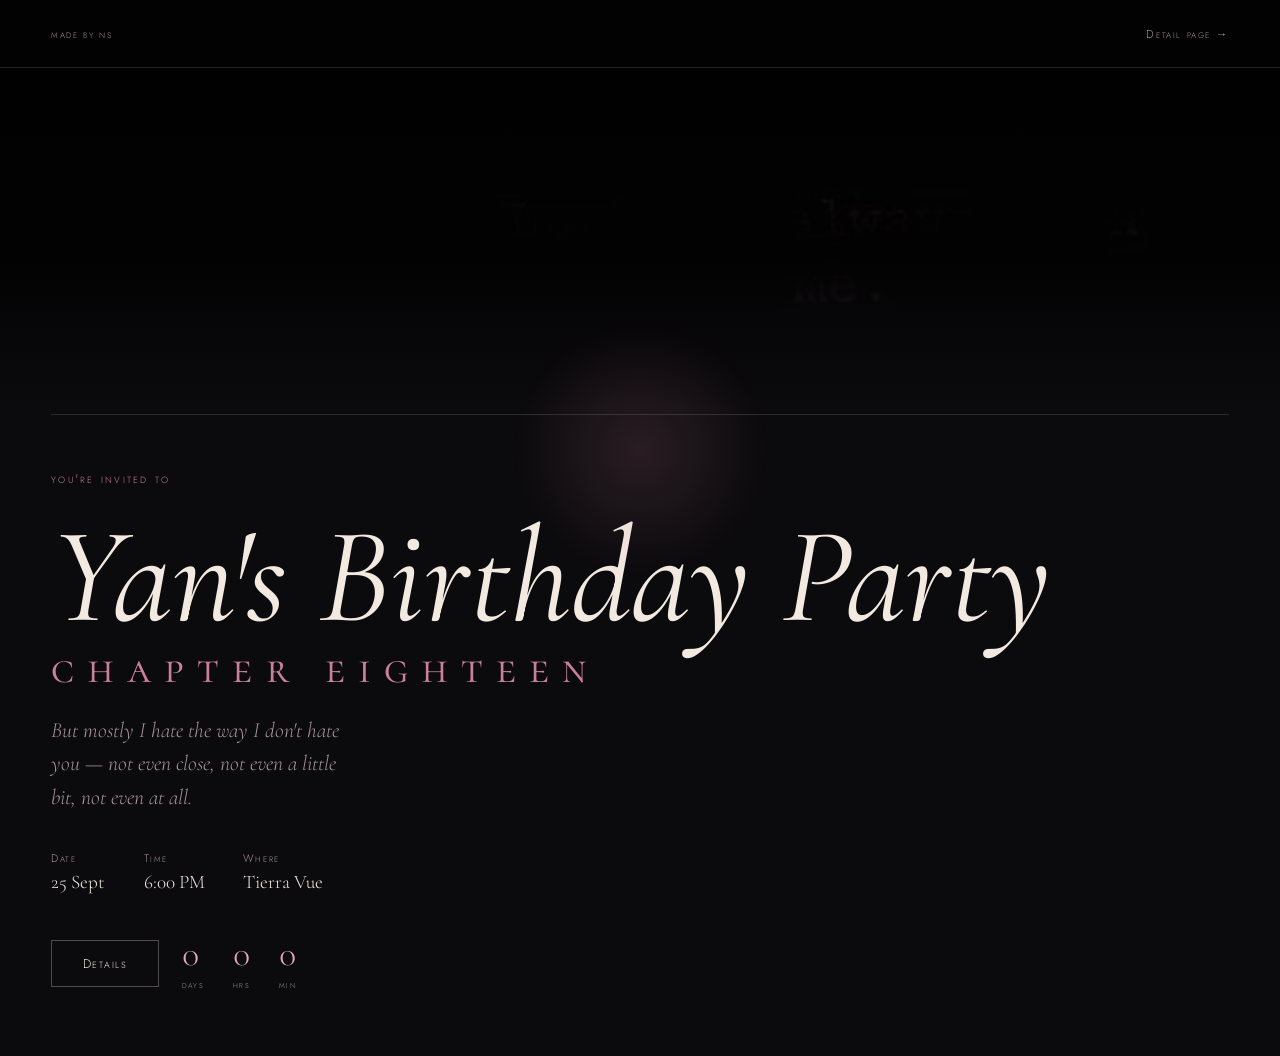
<file: index.html>
<!DOCTYPE html>
<html lang="en">
<head>
<meta charset="UTF-8">
<meta name="viewport" content="width=device-width, initial-scale=1.0">
<title>Yantong — Eighteen</title>
<meta name="description" content="You're invited. Yantong turns eighteen, 25 September.">
<link rel="preconnect" href="https://fonts.googleapis.com">
<link rel="preconnect" href="https://fonts.gstatic.com" crossorigin>
<link href="https://fonts.googleapis.com/css2?family=Cormorant+Garamond:ital,wght@0,400;0,500;1,400;1,500&family=Jost:wght@300;400;500&display=swap" rel="stylesheet">
<link rel="stylesheet" href="style.css">
</head>
<body>

<div id="petal-field" aria-hidden="true"></div>
<div id="cursor-glow" aria-hidden="true"></div>

<header class="chrome">
  <span>made by ns</span>
  <a href="party.html">Detail page →</a>
</header>

<main>
  <section class="hero">
    <div class="hero-image" role="img" aria-label="Pink lily blossoms against a dark background"></div>

    <div class="hero-content">
      <p class="eyebrow">you're invited to</p>
      <h1 class="hero-name">Yan's Birthday Party<span class="num">chapter eighteen</span></h1>
      <p class="hero-line">But mostly I hate the way I don't hate you — not even close, not even a little bit, not even at all.</p>

      <div class="hero-meta">
        <div>
          <span class="label">Date</span>
          <span class="value">25 Sept</span>
        </div>
        <div>
          <span class="label">Time</span>
          <span class="value">6:00 PM</span>
        </div>
        <div>
          <span class="label">Where</span>
          <span class="value">Tierra Vue</span>
        </div>
      </div>

      <div class="hero-actions">
        <a class="btn" href="party.html">Details</a>
        <div class="countdown-strip" id="countdown" aria-live="polite">
          <div class="unit"><span class="num" data-unit="d">–</span><span class="unit-label">days</span></div>
          <div class="unit"><span class="num" data-unit="h">–</span><span class="unit-label">hrs</span></div>
          <div class="unit"><span class="num" data-unit="m">–</span><span class="unit-label">min</span></div>
        </div>
      </div>
    </div>
  </section>


</main>

<script src="script.js"></script>
</body>
</html>
</file>
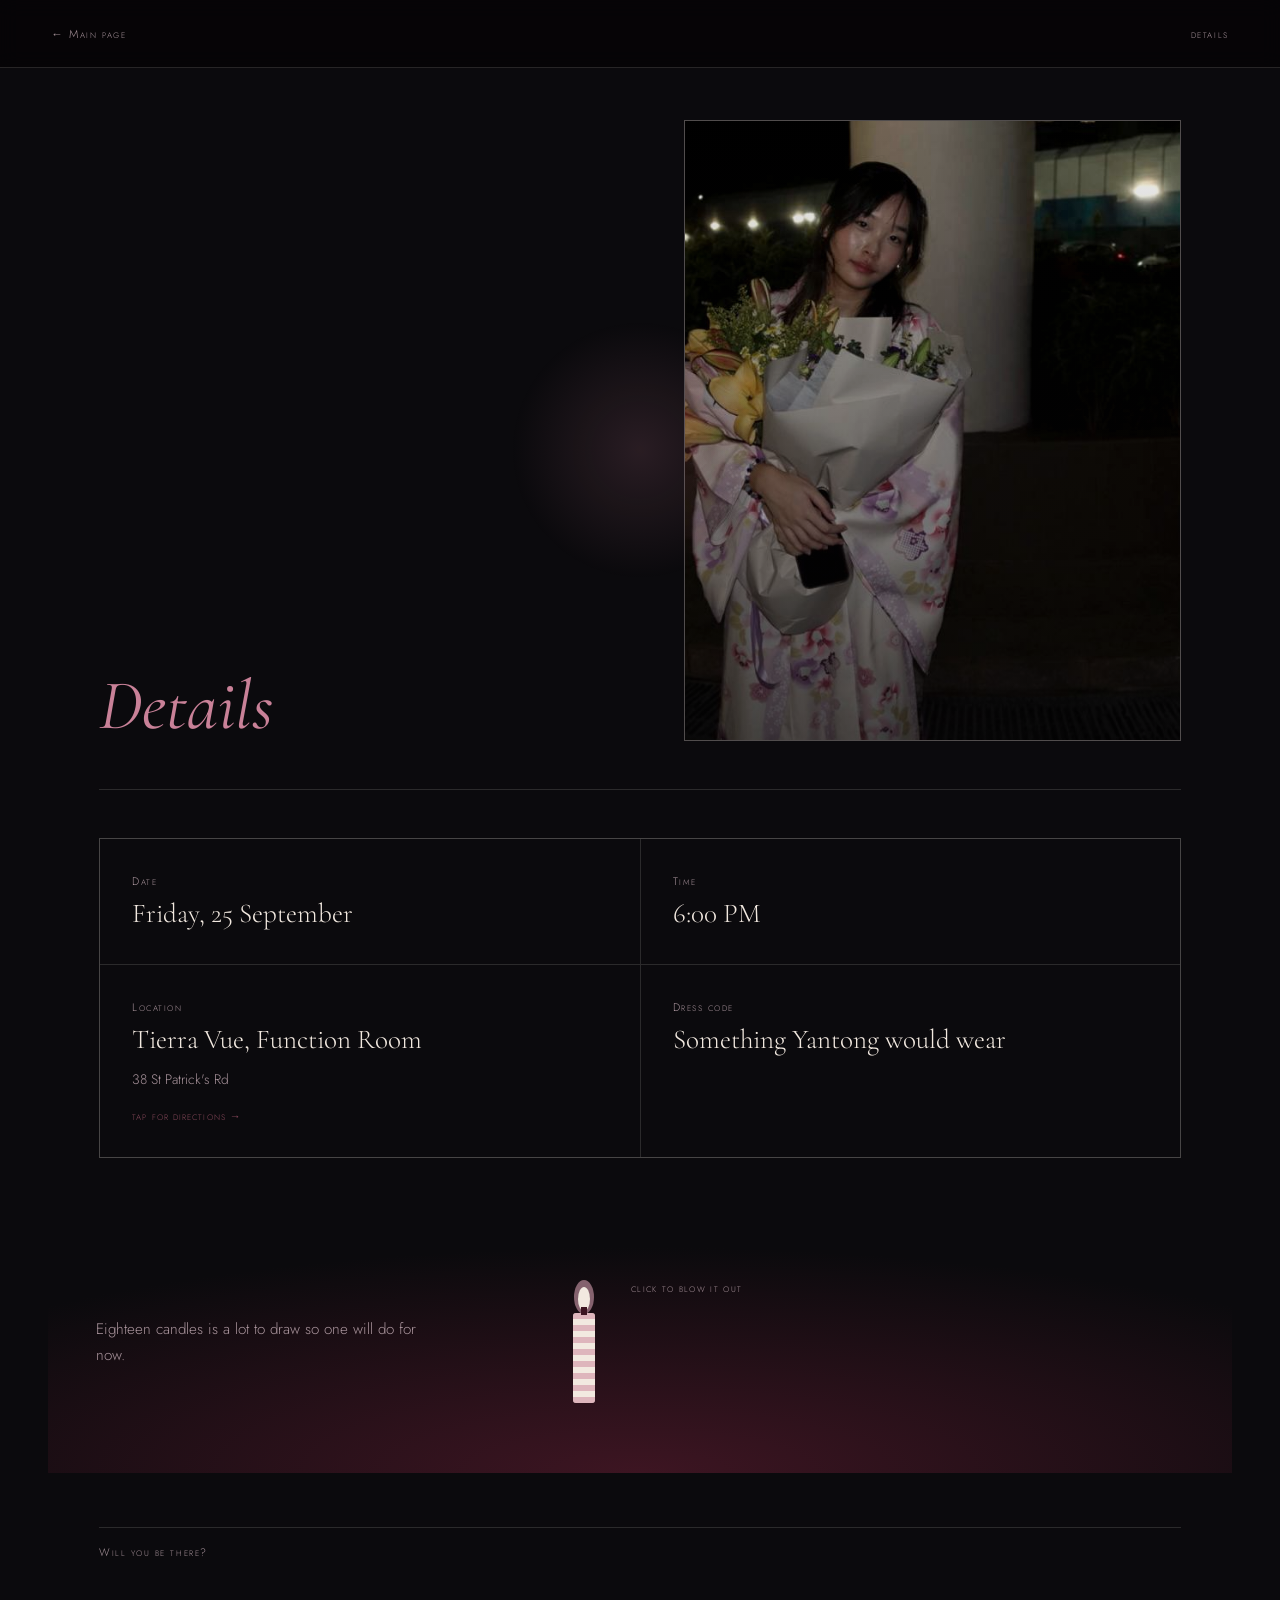
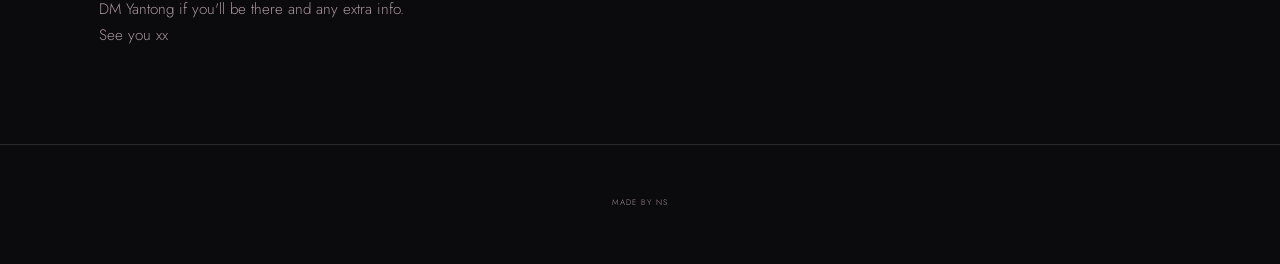
<file: party.html>
<!DOCTYPE html>
<html lang="en">
<head>
<meta charset="UTF-8">
<meta name="viewport" content="width=device-width, initial-scale=1.0">
<title>The Dossier — Yantong's 18th</title>
<meta name="description" content="Everything you need for Yantong's 18th birthday — date, time, location and dress code.">
<link rel="preconnect" href="https://fonts.googleapis.com">
<link rel="preconnect" href="https://fonts.gstatic.com" crossorigin>
<link href="https://fonts.googleapis.com/css2?family=Cormorant+Garamond:ital,wght@0,400;0,500;1,400;1,500&family=Jost:wght@300;400;500&display=swap" rel="stylesheet">
<link rel="stylesheet" href="style.css">
</head>
<body>

<div id="petal-field" aria-hidden="true"></div>
<div id="burst-field" aria-hidden="true"></div>
<div id="cursor-glow" aria-hidden="true"></div>

<header class="chrome">
  <a href="index.html">← Main page</a>
  <span>details</span>
</header>

<main class="party">

  <div class="party-head">
    <div>
      <h1 class="party-title">Details</h1>
    </div>
    <div class="portrait-frame">
      <img src="assets/portrait.png" alt="Yantong holding a bouquet of lilies, dressed in a floral kimono at night" loading="lazy">
    </div>
  </div>

  <div class="dossier">
    <div class="file">
      <span class="file-label">Date</span>
      <span class="file-value">Friday, 25 September</span>
    </div>

    <div class="file">
      <span class="file-label">Time</span>
      <span class="file-value">6:00 PM</span>
    </div>

    <div class="file location" id="locationCard" role="button" tabindex="0" aria-pressed="false" aria-label="Flip for directions">
      <div class="flip-inner">
        <div class="flip-face front">
          <span class="file-label">Location</span>
          <span class="file-value">Tierra Vue, Function Room</span>
          <span class="file-note">38 St Patrick's Rd</span>
          <span class="flip-hint">tap for directions →</span>
        </div>
        <div class="flip-face back">
          <span class="file-label">Get there</span>
          <a class="map-link" id="mapLink" href="https://www.google.com/maps/search/?api=1&query=38+St+Patrick%27s+Rd+Tierra+Vue" target="_blank" rel="noopener">Open in Google Maps ↗</a>
          <span class="flip-hint">tap to flip back</span>
        </div>
      </div>
    </div>

    <div class="file">
      <span class="file-label">Dress code</span>
      <span class="file-value">Something Yantong would wear</span>
    </div>
  </div>

  <section class="wish">
    <div class="wish-text">
      <p>Eighteen candles is a lot to draw so one will do for now. </p>
    </div>

    <div class="candle-wrap">
      <button class="candle-btn" id="candleBtn" aria-label="Blow out the candle to make a wish">
        <svg viewBox="0 0 74 132" xmlns="http://www.w3.org/2000/svg">
          <g class="flame">
            <ellipse cx="37" cy="20" rx="10" ry="17" fill="#e2a9bb" opacity="0.55"/>
            <ellipse cx="37" cy="22" rx="6" ry="12" fill="#f2e9e0"/>
          </g>
          <g class="smoke">
            <path d="M37 18 C 30 6, 44 -4, 37 -14" stroke="#a9949c" stroke-width="2.5" fill="none" stroke-linecap="round"/>
          </g>
          <rect x="26" y="36" width="22" height="90" rx="3" fill="#f2e9e0"/>
          <rect x="26" y="36" width="22" height="90" rx="3" fill="url(#candleStripes)" opacity="0.5"/>
          <defs>
            <pattern id="candleStripes" width="22" height="12" patternUnits="userSpaceOnUse">
              <rect width="22" height="6" fill="#c98198"/>
            </pattern>
          </defs>
          <rect x="34" y="30" width="6" height="8" fill="#3d1522"/>
        </svg>
      </button>
      <p class="candle-caption" id="candleCaption">click to blow it out</p>
    </div>
  </section>

  <div class="rsvp">
    <span class="file-label">Will you be there?</span>
    <p class="rsvp-note">DM Yantong if you'll be there and any extra info. See you xx</p>
  </div>

</main>

<footer class="foot">made by ns</footer>

<script src="script.js"></script>
</body>
</html>
</file>
<file: style.css>
/* ==========================================================================
   Yantong — Eighteen
   Design tokens
   ========================================================================== */

:root {
  --ink: #0b0a0d;
  --ink-deep: #050405;
  --wine: #2a0f18;
  --wine-soft: #3d1522;
  --rose: #c98198;
  --rose-bright: #e2a9bb;
  --rose-dim: #8a4a5c;
  --cream: #f2e9e0;
  --fog: #a9949c;
  --line: rgba(242, 233, 224, 0.14);
  --line-bright: rgba(242, 233, 224, 0.3);

  --display: "Cormorant Garamond", "Times New Roman", serif;
  --body: "Jost", "Helvetica Neue", Arial, sans-serif;

  --edge: 1.5rem;
}

@media (min-width: 720px) {
  :root { --edge: 4vw; }
}

* { box-sizing: border-box; }
html { scroll-behavior: smooth; }

body {
  margin: 0;
  background: var(--ink);
  color: var(--cream);
  font-family: var(--body);
  font-weight: 300;
  -webkit-font-smoothing: antialiased;
  overflow-x: hidden;
}

a { color: inherit; text-decoration: none; }
img { display: block; max-width: 100%; }

::selection { background: var(--rose-dim); color: var(--cream); }

/* focus visibility */
a:focus-visible,
button:focus-visible {
  outline: 1px solid var(--rose-bright);
  outline-offset: 4px;
}

@media (prefers-reduced-motion: reduce) {
  *, *::before, *::after {
    animation-duration: 0.001ms !important;
    animation-iteration-count: 1 !important;
    transition-duration: 0.001ms !important;
    scroll-behavior: auto !important;
  }
}

/* ==========================================================================
   Ambient layers — petals + cursor glow (shared)
   ========================================================================== */

#petal-field {
  position: fixed;
  inset: 0;
  pointer-events: none;
  z-index: 40;
  overflow: hidden;
}

.petal {
  position: absolute;
  top: -5%;
  width: 10px;
  height: 14px;
  background: linear-gradient(160deg, var(--rose-bright), var(--rose-dim));
  border-radius: 100% 0 100% 0;
  opacity: 0;
  filter: drop-shadow(0 0 6px rgba(201, 129, 152, 0.35));
  animation: fall linear forwards;
}

@keyframes fall {
  0%   { opacity: 0; transform: translate3d(0, 0, 0) rotate(0deg); }
  6%   { opacity: 0.85; }
  92%  { opacity: 0.6; }
  100% { opacity: 0; transform: translate3d(var(--drift, 40px), 108vh, 0) rotate(320deg); }
}

#cursor-glow {
  position: fixed;
  width: 260px;
  height: 260px;
  border-radius: 50%;
  pointer-events: none;
  z-index: 5;
  background: radial-gradient(circle, rgba(201, 129, 152, 0.16) 0%, rgba(201, 129, 152, 0) 70%);
  transform: translate(-50%, -50%);
  transition: opacity 0.4s ease;
  opacity: 0;
  will-change: left, top;
}

@media (hover: hover) and (pointer: fine) {
  #cursor-glow { opacity: 1; }
}

/* ==========================================================================
   Site chrome — top nav
   ========================================================================== */

.chrome {
  position: fixed;
  top: 0;
  left: 0;
  right: 0;
  z-index: 30;
  display: flex;
  justify-content: space-between;
  align-items: center;
  padding: 1.6rem var(--edge);
  font-family: var(--body);
  font-size: 0.72rem;
  letter-spacing: 0.14em;
  font-variant: small-caps;
  color: var(--fog);
  background: rgba(5, 4, 5, 0.72);
  backdrop-filter: blur(10px);
  -webkit-backdrop-filter: blur(10px);
  border-bottom: 1px solid var(--line);
}

.chrome a { transition: color 0.3s ease; }
.chrome a:hover { color: var(--rose-bright); }

/* ==========================================================================
   HERO — index.html
   ========================================================================== */

.hero {
  position: relative;
  min-height: 100vh;
  min-height: 100svh;
  display: grid;
  grid-template-columns: 1fr;
  grid-template-rows: auto;
}

.hero-image {
  position: relative;
  min-height: 46vh;
  background-image:
    linear-gradient(180deg, rgba(5,4,5,0.15) 0%, rgba(5,4,5,0.55) 62%, var(--ink) 100%),
    url("assets/lily.png");
  background-size: cover;
  background-position: center 30%;
}

.hero-content {
  position: relative;
  padding: 3.5rem var(--edge) 4rem;
  display: flex;
  flex-direction: column;
  gap: 1.6rem;
}

.hero-content::before {
  content: "";
  position: absolute;
  top: 0; left: var(--edge); right: var(--edge);
  height: 1px;
  background: var(--line);
}

.eyebrow {
  font-family: var(--body);
  font-size: 0.78rem;
  letter-spacing: 0.18em;
  font-variant: small-caps;
  color: var(--rose);
  margin: 0;
  opacity: 0;
  animation: rise 0.9s 0.15s cubic-bezier(.16,.84,.44,1) forwards;
}

.hero-name {
  font-family: var(--display);
  font-weight: 400;
  font-style: italic;
  font-size: clamp(3.6rem, 15vw, 8.5rem);
  line-height: 0.92;
  margin: 0;
  color: var(--cream);
  opacity: 0;
  animation: rise 1s 0.3s cubic-bezier(.16,.84,.44,1) forwards;
}

.hero-name .num {
  display: block;
  font-style: normal;
  font-size: 0.32em;
  letter-spacing: 0.3em;
  font-variant: small-caps;
  color: var(--rose);
  margin-top: 0.6rem;
}

.hero-line {
  max-width: 34ch;
  font-family: var(--display);
  font-style: italic;
  font-size: clamp(1.05rem, 2.4vw, 1.35rem);
  line-height: 1.55;
  color: var(--fog);
  margin: 0;
  opacity: 0;
  animation: rise 1s 0.5s cubic-bezier(.16,.84,.44,1) forwards;
}

@keyframes rise {
  from { opacity: 0; transform: translateY(18px); }
  to   { opacity: 1; transform: translateY(0); }
}

.hero-meta {
  display: flex;
  flex-wrap: wrap;
  gap: 2.4rem;
  margin-top: 0.6rem;
  opacity: 0;
  animation: rise 1s 0.7s cubic-bezier(.16,.84,.44,1) forwards;
}

.hero-meta div { display: flex; flex-direction: column; gap: 0.3rem; }

.hero-meta .label {
  font-size: 0.68rem;
  letter-spacing: 0.14em;
  font-variant: small-caps;
  color: var(--fog);
}

.hero-meta .value {
  font-family: var(--display);
  font-size: 1.2rem;
  color: var(--cream);
}

.hero-actions {
  display: flex;
  flex-wrap: wrap;
  align-items: center;
  gap: 1.4rem;
  margin-top: 1rem;
  opacity: 0;
  animation: rise 1s 0.9s cubic-bezier(.16,.84,.44,1) forwards;
}

.btn {
  position: relative;
  display: inline-flex;
  align-items: center;
  gap: 0.6rem;
  padding: 0.85rem 1.9rem;
  border: 1px solid var(--line-bright);
  color: var(--cream);
  font-family: var(--body);
  font-size: 0.78rem;
  letter-spacing: 0.14em;
  font-variant: small-caps;
  background: transparent;
  cursor: pointer;
  overflow: hidden;
  transition: color 0.4s ease, border-color 0.4s ease;
  touch-action: manipulation;
}

.btn::before {
  content: "";
  position: absolute;
  inset: 0;
  background: var(--rose-dim);
  transform: translateX(-101%);
  transition: transform 0.45s cubic-bezier(.65,0,.35,1);
  z-index: -1;
}

.btn:hover, .btn:focus-visible {
  border-color: var(--rose-bright);
}
.btn:hover::before, .btn:focus-visible::before { transform: translateX(0); }

.countdown-strip {
  display: flex;
  gap: 1.8rem;
}

.countdown-strip .unit { text-align: left; }

.countdown-strip .num {
  font-family: var(--display);
  font-size: clamp(1.6rem, 4vw, 2.2rem);
  color: var(--rose-bright);
  line-height: 1;
  font-variant-numeric: tabular-nums;
}

.countdown-strip .unit-label {
  display: block;
  margin-top: 0.35rem;
  font-size: 0.62rem;
  letter-spacing: 0.14em;
  font-variant: small-caps;
  color: var(--fog);
}

.hero-quote {
  padding: 3.4rem var(--edge) 3rem;
  display: flex;
  flex-direction: column;
  align-items: center;
  gap: 1rem;
  text-align: center;
}

.hero-quote p {
  max-width: 30ch;
  font-family: var(--display);
  font-style: italic;
  font-size: clamp(1rem, 2.2vw, 1.15rem);
  line-height: 1.7;
  color: var(--fog);
}

.mark {
  color: var(--rose-dim);
  font-size: 1.4rem;
}

/* ==========================================================================
   PARTY / DOSSIER — party.html
   ========================================================================== */

.party {
  padding: 7.5rem var(--edge) 5rem;
  max-width: 74rem;
  margin: 0 auto;
}

.party-head {
  display: grid;
  grid-template-columns: 1fr;
  gap: 2.4rem;
  padding-bottom: 3rem;
  border-bottom: 1px solid var(--line);
  margin-bottom: 3rem;
}

@media (min-width: 860px) {
  .party-head { grid-template-columns: 1.1fr 1fr; align-items: end; }
}

.party-eyebrow {
  font-size: 0.78rem;
  letter-spacing: 0.18em;
  font-variant: small-caps;
  color: var(--rose);
  margin: 0 0 0.9rem;
}

.party-title {
  font-family: var(--display);
  color:  var(--rose);
  font-style: italic;
  font-weight: 400;
  font-size: clamp(2.6rem, 7vw, 4.4rem);
  line-height: 1;
  margin: 0;
}

.party-sub {
  margin-top: 1.1rem;
  max-width: 42ch;
  color: var(--fog);
  font-size: 0.98rem;
  line-height: 1.75;
}

.portrait-frame {
  position: relative;
  aspect-ratio: 4 / 5;
  overflow: hidden;
  border: 1px solid var(--line-bright);
}

.portrait-frame img {
  width: 100%;
  height: 100%;
  object-fit: cover;
  object-position: 50% 20%;
  filter: grayscale(0.15) contrast(1.05);
  transition: transform 1.4s cubic-bezier(.16,.84,.44,1), filter 1.4s ease;
}

.portrait-frame:hover img {
  transform: scale(1.04);
  filter: grayscale(0) contrast(1.05);
}

.portrait-frame::after {
  content: "";
  position: absolute;
  inset: 0;
  background: linear-gradient(180deg, rgba(5,4,5,0.05), rgba(5,4,5,0.55));
  pointer-events: none;
}

.portrait-tag {
  position: absolute;
  left: 1rem;
  bottom: 1rem;
  z-index: 2;
  font-size: 0.68rem;
  letter-spacing: 0.12em;
  font-variant: small-caps;
  color: var(--cream);
}

/* dossier grid */

.dossier {
  display: grid;
  grid-template-columns: 1fr;
  gap: 1px;
  background: var(--line);
  border: 1px solid var(--line);
  margin-bottom: 3.4rem;
}

@media (min-width: 720px) {
  .dossier { grid-template-columns: repeat(2, 1fr); }
}

.file {
  background: var(--ink);
  padding: 2.1rem 2rem;
  display: flex;
  flex-direction: column;
  gap: 0.5rem;
  transition: background 0.4s ease;
}

.file:hover { background: #100d10; }

.file-label {
  font-size: 0.68rem;
  letter-spacing: 0.14em;
  font-variant: small-caps;
  color: var(--fog);
}

.file-value {
  font-family: var(--display);
  font-size: 1.7rem;
  line-height: 1.25;
}

.file-note {
  font-size: 0.86rem;
  color: var(--fog);
  line-height: 1.6;
  margin-top: 0.2rem;
}

/* location card — flip */

.file.location { cursor: pointer; perspective: 1400px; touch-action: manipulation; }
.flip-inner {
  position: relative;
  min-height: 6.4rem;
  transform-style: preserve-3d;
  transition: transform 0.7s cubic-bezier(.65,0,.35,1);
  width: 100%;
}
.file.is-flipped .flip-inner { transform: rotateY(180deg); }

.flip-face {
  backface-visibility: hidden;
  display: flex;
  flex-direction: column;
  gap: 0.5rem;
}
.flip-face.back {
  position: absolute;
  inset: 0;
  transform: rotateY(180deg);
  justify-content: center;
}

.flip-hint {
  margin-top: 0.6rem;
  font-size: 0.68rem;
  letter-spacing: 0.1em;
  font-variant: small-caps;
  color: var(--rose-dim);
}

.map-link {
  display: inline-flex;
  align-items: center;
  gap: 0.5rem;
  color: var(--rose-bright);
  font-size: 0.85rem;
  border-bottom: 1px solid var(--rose-dim);
  width: fit-content;
  padding-bottom: 2px;
}

/* candle / wish moment */

.wish {
  display: grid;
  grid-template-columns: 1fr;
  gap: 2.4rem;
  align-items: center;
  padding: 3rem var(--edge);
  margin: 0 calc(var(--edge) * -1) 3.4rem;
  background: radial-gradient(120% 140% at 50% 100%, var(--wine-soft) 0%, var(--ink) 62%);
  text-align: center;
}

@media (min-width: 720px) {
  .wish { grid-template-columns: 1fr auto 1fr; text-align: left; padding: 3.4rem 3rem; }
}

.wish-text h2 {
  font-family: var(--display);
  font-style: italic;
  font-weight: 400;
  font-size: clamp(1.7rem, 3.6vw, 2.3rem);
  margin: 0 0 0.7rem;
}

.wish-text p {
  color: var(--fog);
  max-width: 36ch;
  line-height: 1.7;
  font-size: 0.95rem;
}

.wish-note.show { opacity: 1; transform: translateY(0); }

.candle-wrap {
  display: flex;
  justify-content: center;
}

.candle-btn {
  background: none;
  border: none;
  cursor: pointer;
  padding: 0.6rem;
  touch-action: manipulation;
}

.candle-btn svg { display: block; width: 74px; height: 132px; }

.flame {
  transform-origin: 50% 100%;
  animation: flicker 2.4s ease-in-out infinite;
}

@keyframes flicker {
  0%, 100% { transform: scaleY(1) scaleX(1) rotate(0deg); }
  25%      { transform: scaleY(1.06) scaleX(0.94) rotate(-2deg); }
  50%      { transform: scaleY(0.96) scaleX(1.04) rotate(1deg); }
  75%      { transform: scaleY(1.03) scaleX(0.97) rotate(2deg); }
}

.candle-btn.blown .flame { opacity: 0; }
.candle-btn.blown .smoke { opacity: 1; }

.smoke {
  opacity: 0;
  transition: opacity 0.3s ease;
  animation: smoke-rise 2.4s ease-out infinite;
}

@keyframes smoke-rise {
  0%   { transform: translateY(0) scale(1); opacity: 0.5; }
  100% { transform: translateY(-26px) scale(1.6); opacity: 0; }
}

.candle-caption {
  margin-top: 0.8rem;
  font-size: 0.68rem;
  letter-spacing: 0.12em;
  font-variant: small-caps;
  color: var(--fog);
  text-align: center;
}

/* RSVP */

.rsvp {
  display: flex;
  flex-direction: column;
  gap: 1.4rem;
  align-items: flex-start;
  padding-top: 1rem;
  border-top: 1px solid var(--line);
}

.rsvp-row {
  display: flex;
  flex-wrap: wrap;
  gap: 1rem;
  align-items: center;
}

.rsvp-note {
  max-width: 34ch;
  color: var(--fog);
  font-size: 0.95rem;
  line-height: 1.7;
}

/* footer */

.foot {
  padding: 3rem var(--edge) 3.4rem;
  text-align: center;
  font-size: 0.72rem;
  letter-spacing: 0.1em;
  font-variant: small-caps;
  color: var(--fog);
  border-top: 1px solid var(--line);
}

/* confetti petals burst */
#burst-field {
  position: fixed;
  inset: 0;
  pointer-events: none;
  z-index: 60;
}

/* ==========================================================================
   MOBILE — phones (<=640px)
   Most guests open this on a phone, so this is the primary experience,
   not an afterthought. Hero becomes a single full-screen frame with the
   name anchored to the bottom of the photo; everything below gets tighter
   spacing and full-width tap targets.
   ========================================================================== */

@media (max-width: 640px) {

  .chrome {
    padding: 1.1rem 1.25rem;
    padding-top: max(1.1rem, env(safe-area-inset-top));
    font-size: 0.66rem;
  }

  /* ---- hero: photo up top, content flows normally below it ---- */
  .hero {
    display: block;
    position: relative;
    min-height: 0;
  }

  .hero-image {
    position: relative;
    min-height: 62vh;
    background-position: center 32%;
    background-image:
      linear-gradient(180deg, rgba(5,4,5,0.1) 0%, rgba(5,4,5,0.4) 68%, var(--ink) 100%),
      url("assets/lily.png");
  }

  .hero-content {
    position: relative;
    z-index: 2;
    min-height: 0;
    display: flex;
    flex-direction: column;
    gap: 1.1rem;
    padding: 2rem 1.25rem 2.25rem;
    padding-bottom: max(2.25rem, calc(env(safe-area-inset-bottom) + 1.5rem));
  }

  .hero-content::before {
    left: 1.25rem;
    right: 1.25rem;
  }

  .hero-name { font-size: 16vw; }
  .hero-name .num { font-size: 0.3em; letter-spacing: 0.22em; }

  .hero-line { max-width: 30ch; font-size: 1rem; }

  .hero-meta {
    display: grid;
    grid-template-columns: repeat(3, 1fr);
    gap: 1rem;
    margin-top: 0.2rem;
  }
  .hero-meta .value { font-size: 1.05rem; }

  .hero-actions {
    flex-direction: column;
    align-items: stretch;
    gap: 1.1rem;
    margin-top: 0.4rem;
  }
  .hero-actions .btn {
    justify-content: center;
    width: 100%;
    padding: 1rem 1.4rem;
  }

  .countdown-strip { justify-content: space-between; }
  .countdown-strip .unit { text-align: center; }
  
  /* ---- dossier page ---- */
  .party { padding: 5.5rem 1.25rem 3.5rem; }

  .party-head { gap: 1.6rem; padding-bottom: 2rem; margin-bottom: 2rem; }
  .party-title { font-size: 12vw; }
  .party-sub { font-size: 0.92rem; }

  .portrait-frame { order: -1; aspect-ratio: 16 / 11; }

  .dossier { margin-bottom: 2.4rem; }
  .file { padding: 1.5rem 1.25rem; }
  .file-value { font-size: 1.35rem; }

  .wish {
    grid-template-columns: 1fr;
    margin: 0 -1.25rem 2.4rem;
    padding: 2.4rem 1.5rem;
    text-align: center;
  }
  .wish-text p { max-width: none; margin-left: auto; margin-right: auto; }
  .candle-wrap { order: -1; }
  .candle-btn { padding: 1rem; }

  .rsvp-row { flex-direction: column; align-items: stretch; gap: 0.9rem; }

  .foot { padding: 2.2rem 1.25rem calc(2.2rem + env(safe-area-inset-bottom)); }
}

/* Slightly larger phones / small tablets in between */
@media (min-width: 641px) and (max-width: 860px) {
  .hero-meta { gap: 1.8rem; }
  .dossier { grid-template-columns: 1fr; }
}
</file>
